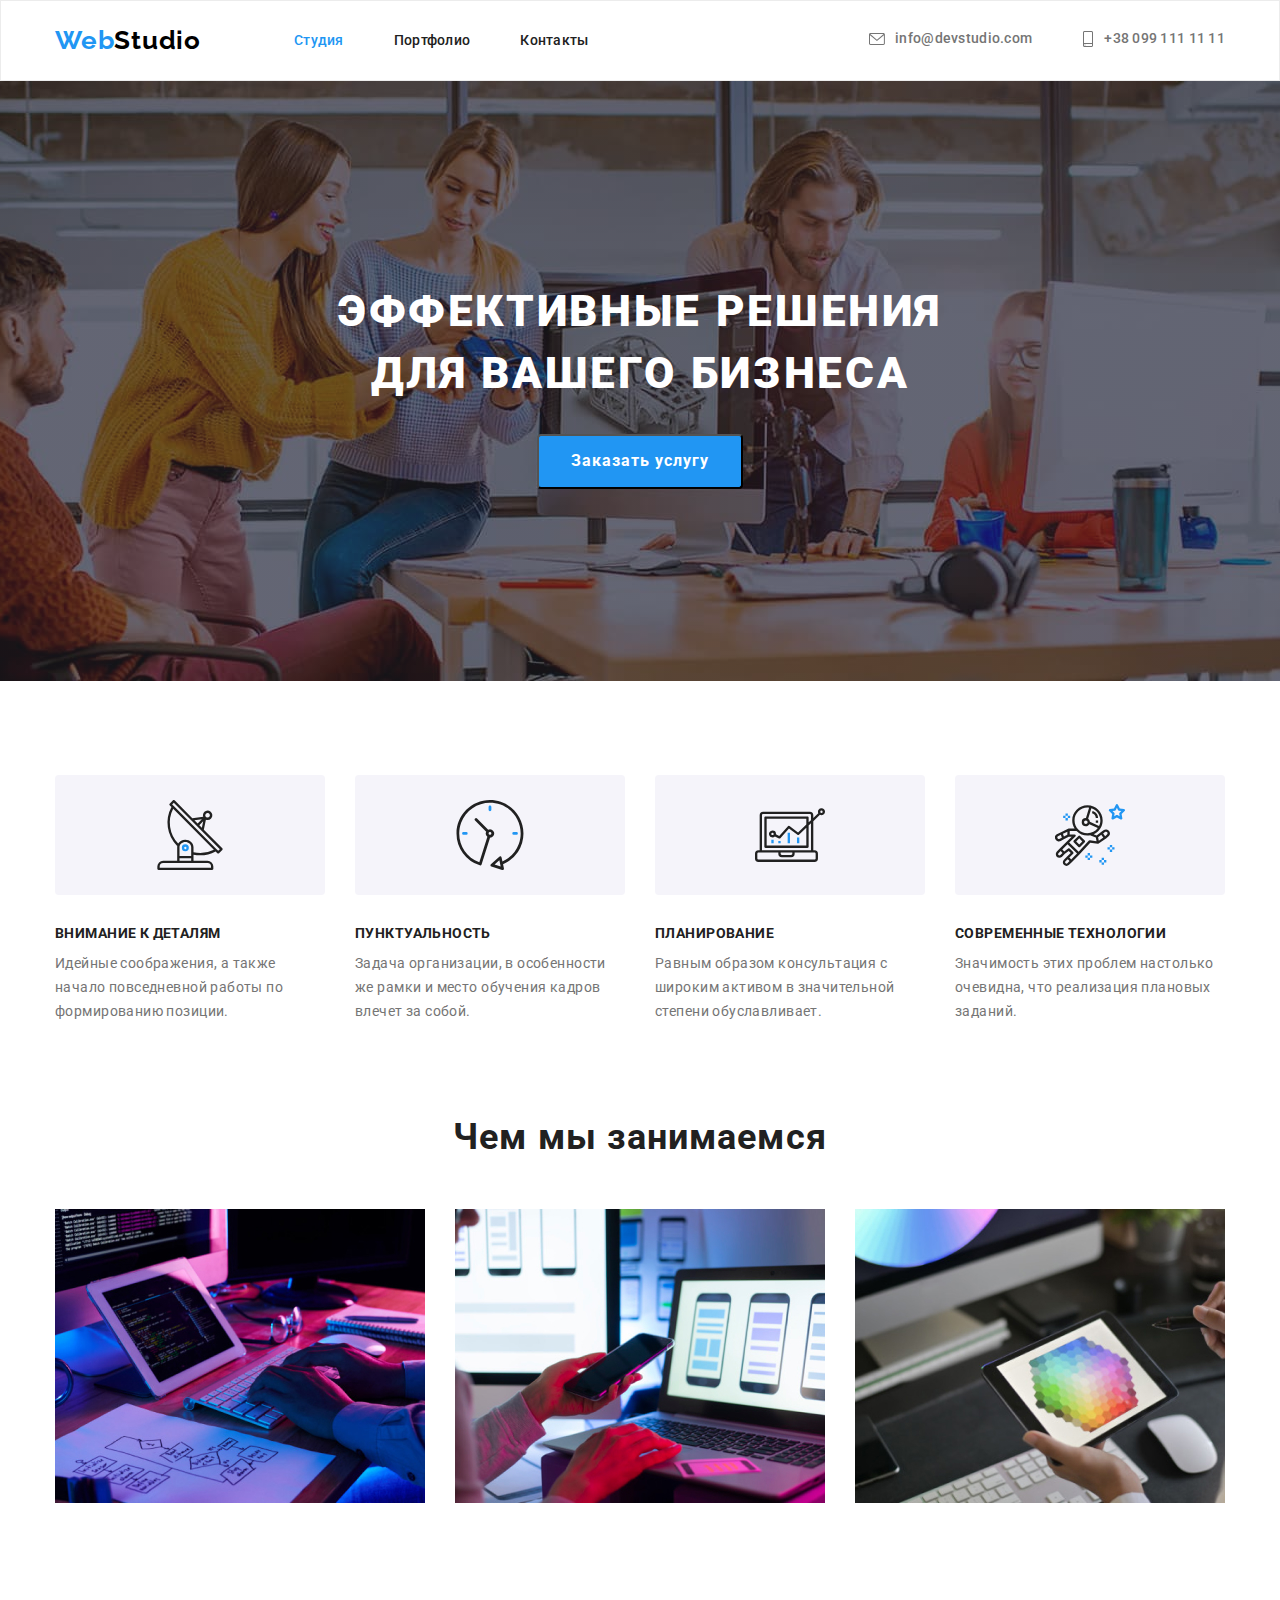
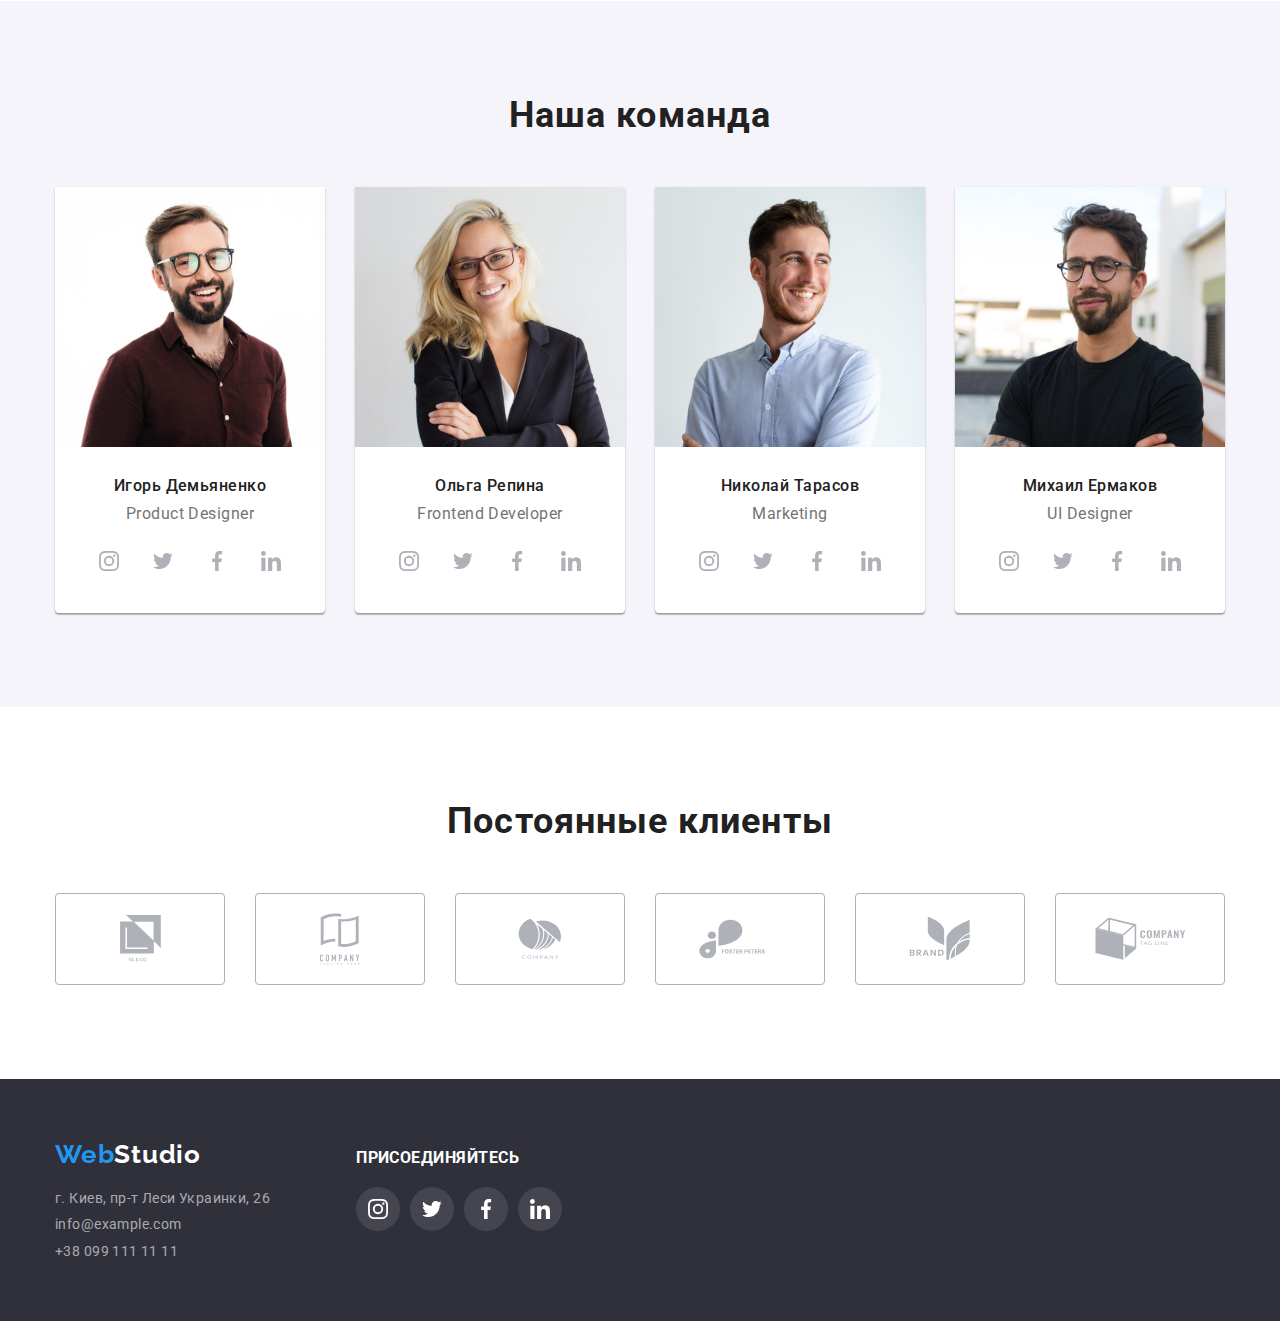
<file: index.html>
<!DOCTYPE html>
<html lang="ru">
<head>
    <meta charset="UTF-8">
    <meta http-equiv="X-UA-Compatible" content="IE=edge">
    <meta name="viewport" content="width=device-width, initial-scale=1.0">
    <title>web-studio</title>
    <link rel="stylesheet" href="./css/modern-normalize.css">
    <link href="https://fonts.googleapis.com/css2?family=Raleway:wght@700&family=Roboto:wght@400;500;700;900&display=swap" rel="stylesheet">
    <link rel="stylesheet" href="./css/styles.css">
</head>

<body>
    <header class="top-header">
        <div class="container top-navigation">
            <a class="studiologo" href="./index.html">
               <span class="web">Web</span>Studio</a>
            <nav>
                <ul class="navigation">
                    <li class="current">
                        <a href="./index.html">Студия</a>
                    </li>
                    
                    <li>
                        <a href="./portfolio.html">Портфолио</a>
    
                    </li>
                    <li>
                        <a href="">Контакты</a>
    
                    </li>
                </ul>
            </nav>
            
                <ul class="top-contact">
                    <li>
                        <a class="mail" href="mailto:info@example.com">
                            <svg class="top-contact-icon mail-icon"
                                        width="20"
                                        heigh="20">
                                            <use href="./img/symbol-defs.svg#icon-envelope">
                                            </use>
                                        </svg>
                            info@devstudio.com</a>
                    </li>
                    <li>
                        <a class="phone"  href="tel:+380991111111">
                            <svg class="top-contact-icon phone-icon"
                                        width="20"
                                        heigh="20">
                                            <use href="./img/symbol-defs.svg#icon-smartphone">
                                            </use>
                                        </svg>
                                        +38 099 111 11 11</a>
                    </li>
                </ul>
          
            </div>
    </header>
    <main>        
            <section class="baner">                    
                <h1 class="title">Эффективные решения <br> для вашего бизнеса</h1>
                <button class="zakaz" type="button">Заказать услугу</button>
            </section>             
        <section class="section-description">
            <div class="container">
                <ul class="description">
                    <li class="icon-antena">
                        <h3>
                            Внимание к деталям
                        </h3>
                        <p>
                            Идейные соображения, а также начало повседневной работы по формированию позиции.
                        </p>
                    </li>
                    <li class="icon-clock">
                        <!-- <div class="description-icon">
                            <svg class="button-icon">
                            <use href="./img/symbol-defs.svg#icon-antenna1"></use>
                        </svg>

                        </div> -->
                        <h3>
                            Пунктуальность
                        </h3>
                        <p>
                            Задача организации, в особенности же рамки и место обучения кадров влечет за собой.                        
                        </p>
                    </li>
                    <li class="icon-diagram">
                        <h3>
                            Планирование
                        </h3>
                        <p>
                            Равным образом консультация с широким активом в значительной степени обуславливает.                        
                        </p>
                    </li>
                    <li class="icon-astonaut">
                        <h3>
                            Современные технологии
                        </h3>
                        <p>
                            Значимость этих проблем настолько очевидна, что реализация плановых заданий.  
                        </p>
                    </li>
                </ul>
            </div>
        </section>     
        <section class="section">
          <div class="container">
                       <h2 class="zanytie">Чем мы занимаемся</h2>
            <ul class="zanytie-kartinki">
                <li>
                    <img src="img/img1.jpg" alt="создаем код">
                </li>
                <li>
                    <img src="img/img2.jpg" alt="подбираем дизайн">
                </li>
                <li>
                    <img src="img/img3.jpg" alt="создаем графику">
                </li>
            </ul>
          </div>
        </section>
        <section class="for-komanda section">
            <div class="container">
            <h2 class="komanda">
                Наша команда
            </h2>
                <ul class="team">
                    <li> 
                        <img src="img/photo1.jpg" alt="фото" width="270">
                        <div class="team-name">
                            <h3>Игорь Демьяненко</h3>
                            <p>Product Designer</p>
                            <ul class="social-team social-list">
                                <li class="social-item">
                                    <a href="" class="social-link">
                                        <svg class="social-icon"
                                        width="20"
                                        height="20">
                                            <use href="./img/symbol-defs.svg#icon-instagram">
                                            </use>
                                        </svg>
                                    </a>
                                </li>
                                <li class="social-item">
                                    <a href="" class="social-link">
                                        <svg class="social-icon"
                                        width="20"
                                        height="20"
                                        >
                                            <use href="./img/symbol-defs.svg#icon-twitter">
                                            </use>
                                        </svg>
                                    </a>
                                </li>
                                <li class="social-item">
                                    <a href="" class="social-link">
                                        <svg  class="social-icon"
                                        width="20"
                                        height="20"
                                        >
                                            <use href="./img/symbol-defs.svg#icon-facebook">
                                            </use>
                                        </svg>
                                    </a>
                                </li>
                                <li class="social-item">
                                    <a href="" class="social-link">
                                        <svg  class="social-icon"
                                        width="20"
                                        height="20"
                                        >
                                            <use href="./img/symbol-defs.svg#icon-linkedin">
                                            </use>
                                        </svg>
                                    </a>
                                </li>
                            </ul>
                        </div>
                    </li>
                    <li>
                        <img src="img/photo2.jpg" alt="фото" width="270">
                        <div class="team-name">
                            <h3>Ольга Репина</h3>
                            <p>Frontend Developer</p>
                            <ul class="social-team social-list">
                                <li class="social-item">
                                    <a href="" class="social-link">
                                        <svg class="social-icon"
                                        width="20"
                                        height="20">
                                            <use href="./img/symbol-defs.svg#icon-instagram">
                                            </use>
                                        </svg>
                                    </a>
                                </li>
                                <li class="social-item">
                                    <a href="" class="social-link">
                                        <svg class="social-icon"
                                        width="20"
                                        height="20"
                                        >
                                            <use href="./img/symbol-defs.svg#icon-twitter">
                                            </use>
                                        </svg>
                                    </a>
                                </li>
                                <li class="social-item">
                                    <a href="" class="social-link">
                                        <svg  class="social-icon"
                                        width="20"
                                        height="20"
                                        >
                                            <use href="./img/symbol-defs.svg#icon-facebook">
                                            </use>
                                        </svg>
                                    </a>
                                </li>
                                <li class="social-item">
                                    <a href="" class="social-link">
                                        <svg  class="social-icon"
                                        width="20"
                                        height="20"
                                        >
                                            <use href="./img/symbol-defs.svg#icon-linkedin">
                                            </use>
                                        </svg>
                                    </a>
                                </li>
                            </ul>
                        </div>
                    </li>
                    <li>
                        <img src="img/photo3.jpg" alt="фото" width="270">
                        <div class="team-name">
                            <h3>Николай Тарасов</h3>
                            <p>Marketing</p>
                            <ul class="social-team social-list">
                                <li class="social-item">
                                    <a href="" class="social-link">
                                        <svg class="social-icon"
                                        width="20"
                                        height="20">
                                            <use href="./img/symbol-defs.svg#icon-instagram">
                                            </use>
                                        </svg>
                                    </a>
                                </li>
                                <li class="social-item">
                                    <a href="" class="social-link">
                                        <svg class="social-icon"
                                        width="20"
                                        height="20"
                                        >
                                            <use href="./img/symbol-defs.svg#icon-twitter">
                                            </use>
                                        </svg>
                                    </a>
                                </li>
                                <li class="social-item">
                                    <a href="" class="social-link">
                                        <svg  class="social-icon"
                                        width="20"
                                        height="20"
                                        >
                                            <use href="./img/symbol-defs.svg#icon-facebook">
                                            </use>
                                        </svg>
                                    </a>
                                </li>
                                <li class="social-item">
                                    <a href="" class="social-link">
                                        <svg  class="social-icon"
                                        width="20"
                                        height="20"
                                        >
                                            <use href="./img/symbol-defs.svg#icon-linkedin">
                                            </use>
                                        </svg>
                                    </a>
                                </li>
                            </ul>
                        </div>
                    </li>
                    <li>
                        <img src="img/photo4.jpg" alt="фото" width="270">
                        <div class="team-name">
                            <h3>Михаил Ермаков</h3>
                            <p>UI Designer</p>
                            <ul class="social-team social-list">
                                <li class="social-item">
                                    <a href="" class="social-link">
                                        <svg class="social-icon"
                                        width="20"
                                        height="20">
                                            <use href="./img/symbol-defs.svg#icon-instagram">
                                            </use>
                                        </svg>
                                    </a>
                                </li>
                                <li class="social-item">
                                    <a href="" class="social-link">
                                        <svg class="social-icon"
                                        width="20"
                                        height="20"
                                        >
                                            <use href="./img/symbol-defs.svg#icon-twitter">
                                            </use>
                                        </svg>
                                    </a>
                                </li>
                                <li class="social-item">
                                    <a href="" class="social-link">
                                        <svg  class="social-icon"
                                        width="20"
                                        height="20"
                                        >
                                            <use href="./img/symbol-defs.svg#icon-facebook">
                                            </use>
                                        </svg>
                                    </a>
                                </li>
                                <li class="social-item">
                                    <a href="" class="social-link">
                                        <svg  class="social-icon"
                                        width="20"
                                        height="20"
                                        >
                                            <use href="./img/symbol-defs.svg#icon-linkedin">
                                            </use>
                                        </svg>
                                    </a>
                                </li>
                            </ul>
                        </div>
                    </li>
                </ul>
            </div>
        </section>
        <section class="section">
            <div class="container">
                <h2 class="clients">
                    Постоянные клиенты
                </h2>
                <ul class="clients-logo">
                    <li><a href="" class="button-client">
                        <svg class="button-icon"
                        width="41"
                        height="46.7">
                            <use href="./img/symbol-defs.svg#icon-logo1"></use>
                        </svg>
                    </a>
                    <li><a href="" class="button-client">
                        <svg class="button-icon"
                        width="40"
                        height="52">
                            <use href="./img/symbol-defs.svg#icon-logo2"></use>
                        </svg>
                    </a>
                    <li><a href="" class="button-client">
                        <svg class="button-icon"
                        width="43.5"
                        height="41.2">
                            <use href="./img/symbol-defs.svg#icon-logo3"></use>
                        </svg>
                    </a>
                    <li><a href="" class="button-client">
                        <svg class="button-icon"
                        width="84"
                        height="40">
                            <use href="./img/symbol-defs.svg#icon-logo4"></use>
                        </svg>
                    </a>
                    <li><a href="" class="button-client">
                        <svg class="button-icon"
                        width="62"
                        height="45">
                            <use href="./img/symbol-defs.svg#icon-logo5"></use>
                        </svg>
                    </a>
                    <li><a href="" class="button-client">
                        <svg class="button-icon"
                        width="93"
                        height="43">
                            <use href="./img/symbol-defs.svg#icon-logo6"></use>
                        </svg>
                    </a>
                </ul>
            </div>
        </section>
              
    </main>
    <footer class="footer-c">
        <div class="container footer-section">
            <div>
                <a class="studiologo-foot" href="./index.html">
                    <span class="web">Web</span>Studio</a>
                    <address class="contact-footer">
                        <ul class="adress">
                            <li>
                                <a href="https://goo.gl/maps/XTzRTvsHkbkcd92C7" target="_blank" rel="noreferrer noopener">г. Киев, пр-т Леси Украинки, 26</a>
                            </li>
                            <li>
                                <a href="mailto:info@example.com">info@example.com</a>
    
                            </li>
                            <li>
                                <a href="tel:+380991111111">+38 099 111 11 11</a>
                            </li>
    
                        </ul>
                    </address> 
            </div>
            
            <div class="footer-add-links">
                <h4 class="add-link">
                    присоединяйтесь
                </h4>
                <ul class="social-footer social-list">
                    <li class="social-item">
                        <a href="" class="social-link">
                            <svg class="social-icon"
                            width="20"
                            height="20">
                                <use href="./img/symbol-defs.svg#icon-instagram">
                                </use>
                            </svg>
                        </a>
                    </li>
                    <li class="social-item">
                        <a href="" class="social-link">
                            <svg class="social-icon"
                            width="20"
                            height="20"
                            >
                                <use href="./img/symbol-defs.svg#icon-twitter">
                                </use>
                            </svg>
                        </a>
                    </li>
                    <li class="social-item">
                        <a href="" class="social-link">
                            <svg  class="social-icon"
                            width="20"
                            height="20"
                            >
                                <use href="./img/symbol-defs.svg#icon-facebook">
                                </use>
                            </svg>
                        </a>
                    </li>
                    <li class="social-item">
                        <a href="" class="social-link">
                            <svg  class="social-icon"
                            width="20"
                            height="20"
                            >
                                <use href="./img/symbol-defs.svg#icon-linkedin">
                                </use>
                            </svg>
                        </a>
                    </li>
                </ul>
            </div>
        </div>        
     </footer>
</body>
</html>
</file>
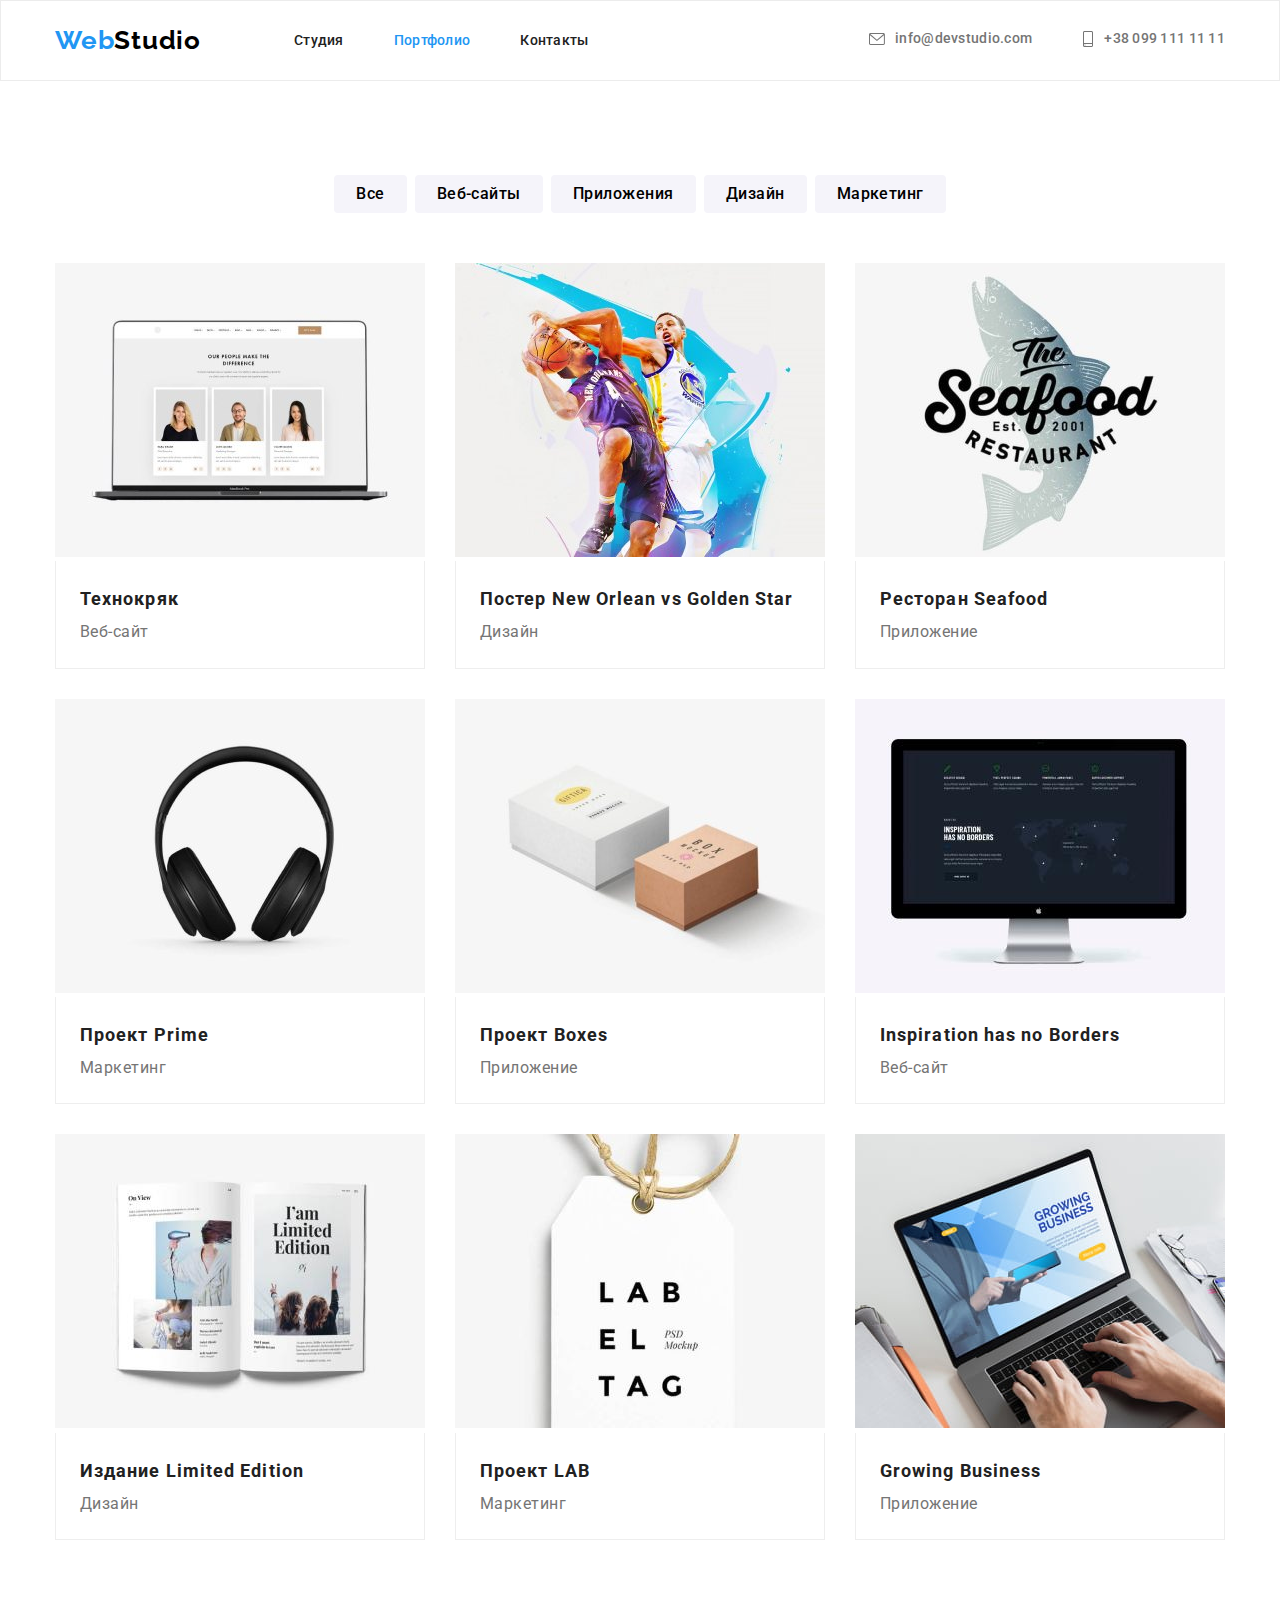
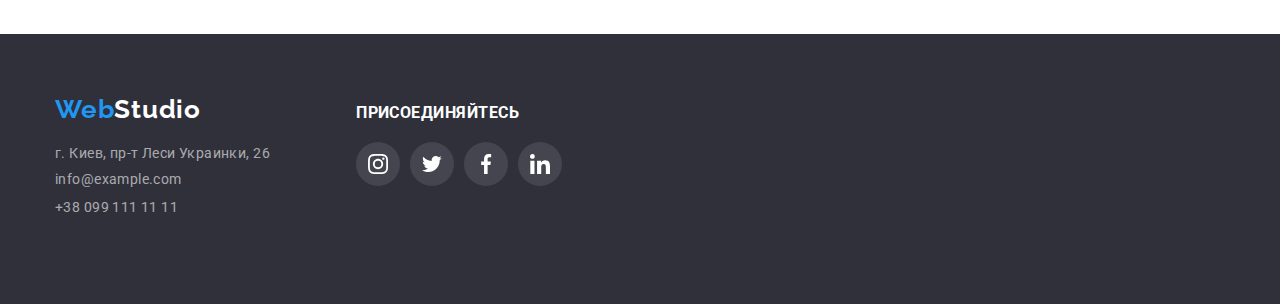
<file: portfolio.html>
<!DOCTYPE html>
<html lang="ru">
<head>
    <meta charset="UTF-8">
    <meta http-equiv="X-UA-Compatible" content="IE=edge">
    <meta name="viewport" content="width=device-width, initial-scale=1.0">
    <title>web-studio</title>
    <link rel="stylesheet" href="./css/modern-normalize.css">
    <link href="https://fonts.googleapis.com/css2?family=Raleway:wght@700&family=Roboto:wght@400;500;700;900&display=swap" rel="stylesheet">
    <link rel="stylesheet" href="./css/styles.css">
</head>
<body>
    <header class="top-header">
        <div class="container top-navigation">
            <a class="studiologo" href="./index.html">
               <span class="web">Web</span>Studio</a>
            <nav>
                <ul class="navigation">
                    <li>
                        <a href="./index.html">Студия</a>
                    </li>
                    
                    <li class="current">
                        <a href="./portfolio.html">Портфолио</a>
    
                    </li>
                    <li>
                        <a href="">Контакты</a>
    
                    </li>
                </ul>
            </nav>
            
            <ul class="top-contact">
                <li>
                    <a class="mail" href="mailto:info@example.com">
                        <svg class="top-contact-icon mail-icon"
                                    width="20"
                                    heigh="20">
                                        <use href="./img/symbol-defs.svg#icon-envelope">
                                        </use>
                                    </svg>
                        info@devstudio.com</a>
                </li>
                <li>
                    <a class="phone"  href="tel:+380991111111">
                        <svg class="top-contact-icon phone-icon"
                                    width="20"
                                    heigh="20">
                                        <use href="./img/symbol-defs.svg#icon-smartphone">
                                        </use>
                                    </svg>
                                    +38 099 111 11 11</a>
                </li>
            </ul>
          
            </div>
    </header>
    <main>
        <section class="section">
            
      <div class="container">  
        <ul class="menu-button-c">
            <li>
                <button  class="menu-button" type="button">Все</button>
            </li>
            <li>
                <button class="menu-button" type="button">Веб-сайты</button>
            </li>
            <li>
                <button class="menu-button" type="button">Приложения</button>
            </li>
            <li>
                <button class="menu-button" type="button">Дизайн</button>
            </li>
            <li>
                <button class="menu-button" type="button">Маркетинг</button>
            </li>
        </ul>      
            <ul class="menu-img">
                <li>
                    <a href="" class="menu-box">                                                                    
                    <img class="menu-image" src="./img/img1-technokryak.jpg" alt="фото" width="370">
                    <div class="menu-img-name">
                        <h3>Технокряк</h3>
                        <p>Веб-сайт</p>                    
                    </div>
                    </a>
                </li>
                <li> 
                    <a href="" class="menu-box">
                        <img src="./img/img2-poster.jpg" alt="фото" width="370">
                    <div class="menu-img-name">
                        <h3>Постер New Orlean vs Golden Star</h3>
                        <p>Дизайн</p>
                    </div>
                    </a>
                </li>
                <li>
                    <a href="" class="menu-box">                        
                    <img src="./img/img3-seafood.jpg" alt="фото" width="370">
                    <div class="menu-img-name">
                        <h3>Ресторан Seafood</h3>
                    <p>Приложение</p>
                    </div>
                    </a>
                </li>
                <li>
                    <a href="" class="menu-box">
                        <img src="./img/img4-prime.jpg" alt="фото" width="370">
                   <div class="menu-img-name">
                    <h3>Проект Prime</h3>
                    <p>Маркетинг</p>
                   </div>
                    </a>
                </li>
                <li>
                    <a href="" class="menu-box">
                        <img src="./img/img5-boxes.jpg" alt="фото" width="370">
                   <div class="menu-img-name">
                    <h3>Проект Boxes</h3>
                    <p>Приложение</p>
                   </div>
                    </a>
                </li>
                <li>
                    <a href="" class="menu-box">
                        
                    <img src="./img/img6-monitor.jpg" alt="фото" width="370">
                    <div class="menu-img-name">
                        <h3>Inspiration has no Borders</h3>
                    <p>Веб-сайт</p>
                    </div>
                    </a>
                </li>
                <li>
                    <a href="" class="menu-box">
                        <img src="./img/img7-book.jpg" alt="фото" width="370">
                    <div class="menu-img-name">
                        <h3>Издание Limited Edition</h3>
                    <p>Дизайн</p>
                    </div>
                    </a>
                </li>
                <li>
                    <a href="" class="menu-box">
                        <img src="./img/img8-label.jpg" alt="фото" width="370">
                    <div class="menu-img-name">
                        <h3>Проект LAB</h3>
                    <p>Маркетинг</p>
                    </div>
                    </a>
                </li>
                <li>
                    <a href="" class="menu-box">
                        <img src="./img/img9-nout.jpg" alt="фото" width="370">
                    <div class="menu-img-name">
                        <h3>Growing Business</h3>
                    <p>Приложение</p>
                    </div>
                    </a>
                </li>
            </ul>
      </div>
        </section>
    </main>
    <footer class="footer-c">
        <div class="container footer-section">
            <div>
                <a class="studiologo-foot" href="./index.html">
                    <span class="web">Web</span>Studio</a>
                    <address class="contact-footer">
                        <ul class="adress">
                            <li>
                                <a href="https://goo.gl/maps/XTzRTvsHkbkcd92C7" target="_blank" rel="noreferrer noopener">г. Киев, пр-т Леси Украинки, 26</a>
                            </li>
                            <li>
                                <a href="mailto:info@example.com">info@example.com</a>
    
                            </li>
                            <li>
                                <a href="tel:+380991111111">+38 099 111 11 11</a>
                            </li>
    
                        </ul>
                    </address> 
            </div>
            
            <div class="footer-add-links">
                <h4 class="add-link">
                    присоединяйтесь
                </h4>
                <ul class="social-footer social-list">
                    <li class="social-item">
                        <a href="" class="social-link">
                            <svg class="social-icon"
                            width="20"
                            heigh="20">
                                <use href="./img/symbol-defs.svg#icon-instagram">
                                </use>
                            </svg>
                        </a>
                    </li>
                    <li class="social-item">
                        <a href="" class="social-link">
                            <svg class="social-icon"
                            width="20"
                            heigh="20"
                            >
                                <use href="./img/symbol-defs.svg#icon-twitter">
                                </use>
                            </svg>
                        </a>
                    </li>
                    <li class="social-item">
                        <a href="" class="social-link">
                            <svg  class="social-icon"
                            width="20"
                            heigh="20"
                            >
                                <use href="./img/symbol-defs.svg#icon-facebook">
                                </use>
                            </svg>
                        </a>
                    </li>
                    <li class="social-item">
                        <a href="" class="social-link">
                            <svg  class="social-icon"
                            width="20"
                            heigh="20"
                            >
                                <use href="./img/symbol-defs.svg#icon-linkedin">
                                </use>
                            </svg>
                        </a>
                    </li>
                </ul>
            </div>
        </div>        
     </footer>
</body>
</html>
</file>
<file: css/styles.css>
body {
    
font-family: 'Roboto', sans-serif;
color: #212121;
}
* {
    margin: 0;
    padding: 0;
}
a {
    text-decoration: none;
}
a:active {
    color: #2196F3;
}
a:visited {    
color: #212121;
}
ul {
    list-style-type: none;
    margin-left: 0;
    padding-left: 0;
}
.container {
    width: 1200px;
    padding: 0px 15px 0px 15px;
    margin: 0 auto;
}
/* header */
.top-header {
    padding-top: 24px;
    padding-bottom: 24px;
    border: 1px solid #ECECEC;
}
.top-navigation {
    display: flex;
   align-items: center;
    }
.navigation, .top-contact {
    display: flex;
    margin-left: auto;
}
.navigation li:not(:last-child) {
    margin-right: 50px;
}

.top-contact li:not(:last-child) {
    margin-right: 50px;

}
.navigation a {
font-weight: 500;
font-size: 14px;
line-height: 1.2;
letter-spacing: 0.02em;
color: #212121;
}
.navigation a:focus, .navigation a:hover {
    color: #2196F3;
}
.current a {
    color: #2196F3; 
}
.studiologo {
margin-right: 93px;
font-family: Raleway;
font-weight: 700;
font-size: 26px;
line-height: 1.2;
letter-spacing: 0.03em;
color: #000000;
}

.web {
    color: #2196F3; 
}
.top-contact a {
font-weight: 500;
font-size: 14px;
line-height: 1.2;
letter-spacing: 0.02em;
color: #757575;
display: inline-flex;
align-items: center;
justify-content: center;
}
.top-contact-icon {
    margin-right: 10px;    
    background-size: contain;
    background-repeat: no-repeat;
    background-position: center;
    fill: currentColor;
}
.mail-icon {         
    width: 16px;
    height: 12px; 
}
.phone-icon {           
    width: 12px;
    height: 16px;     
}
.top-contact a:hover, .top-contact a:focus {
    color: #2196F3;
    fill: #2196F3;
}
/* index main */
.section {
    padding-top: 94px;
    padding-bottom: 94px;
}
.section-description {
    padding-top: 94px;
}
/* hero */
.baner {    
max-width: 1600px;
height: 600px;
margin: auto;
padding-top: 200px;
padding-bottom: 200px;
text-align: center;
background-color: #2F303A;
background-image: linear-gradient( to top, rgba(47, 48, 58, 0.4), rgba(47, 48, 58, 0.4) ),
url("../img/baner_bg.jpg");
background-position: center;
background-repeat: no-repeat;
background-size: cover;
}
.title {
font-weight: 900;
font-size: 44px;
line-height: 1.4;
width: 700px;
margin: 0 auto;
margin-bottom: 30px;
letter-spacing: 0.06em;
text-transform: uppercase;
text-align:center;
color: #FFFFFF;
}
.zakaz {
padding: 10px 32px 10px 32px;
background: #2196F3;
box-shadow: 0 cpx 4px 4px rgba(0, 0, 0, 0.15);
border-radius: 4px;
font-weight: 700;
font-size: 16px;
line-height: 1.9;
letter-spacing: 0.06em;
color: #FFFFFF;
cursor: pointer;
}
.zakaz:hover {
 background: #188CE8;

}
.description {
    display: flex;
}
.description li {
    width: 270px;
}
.description li:not(:last-child) {
    margin-right: 30px;
}
/* about us icons */
.description li::before {
    display: block;
    content: "";
    /* width: 270px; */
    height: 120px;
    margin-bottom: 30px;
    background-color: #F5F4FA;
    border-radius: 4px;
    background-size: 70px;
    background-repeat: no-repeat;
    background-position: center;
}
.icon-antena::before {    
    background-image: url("../img/antenna.svg");
}
.icon-clock::before {    
    background-image: url("../img/clock.svg");
}
.icon-diagram::before {    
    background-image: url("../img/diagram.svg");
}
.icon-astonaut::before {    
    background-image: url("../img/astronaut.svg");
}
.description h3 {
    font-weight: 700;
    font-size: 14px;
    line-height: 1.2;
    letter-spacing: 0.03em;
    text-transform: uppercase; 
    margin-bottom: 10px;
    }
.description p {
        font-size: 14px;
        line-height: 1.7;
        letter-spacing: 0.03em;    
        color: #757575;
}
.for-komanda {
    background-color: #F5F4FA;
}
.zanytie, .komanda, .clients {
    margin-bottom: 50px;
font-weight: 700;
font-size: 36px;
line-height: 1,2;
text-align: center;
letter-spacing: 0.03em;
}
.zanytie-kartinki {
    display: flex;
}
.zanytie-kartinki li:not(:last-child) {
    margin-right: 30px;
}
.team {
    display: flex;   
}
.team > li {
    width: 270px;
   background-color:#FFFFFF;
   text-align: center;
   box-shadow: 0px 1px 3px rgba(0, 0, 0, 0.12),
   0px 1px 1px rgba(0, 0, 0, 0.14), 
   0px 2px 1px rgba(0, 0, 0, 0.2);
   border-radius: 0px 0px 4px 4px;
}
.team > li:not(:last-child) {
    margin-right: 30px;
}

.team img {
    display: block;
}    
.team-name {
    padding-top: 30px;
    padding-bottom: 30px;
}
.team h3 {
font-weight: 500;
font-size: 16px;
line-height: 1,2;
letter-spacing: 0.03em;
margin-bottom: 10px;
}
.team p {
font-size: 16px;
line-height: 1,2;
letter-spacing: 0.03em;
color: #757575;
margin-bottom: 16px;
}
.social-list {
   display: inline-flex; 
}
.social-item {
    width: 44px;
    height: 44px;
}
.social-item:not(:last-child) {
    margin-right: 10px;
}
.social-link {
    width: 100%;
    height: 100%;
    display: flex;
    align-items: center;
    justify-content: center;
    border-radius: 50%;
}
.social-team .social-link {
    fill: #AFB1B8;
}
/* social links for footer */
.social-footer .social-link {
    fill: #ffffff;
    background-color: rgba(255, 255, 255, 0.1);
}
.social-link:hover,
.social-link:focus {
    background-color: #2196F3;
    fill: #ffffff;
}
/* clients logo */
.clients-logo {
    display: flex;
}
.clients-logo li {
    width: 170px;
    height: 92px;
}
.clients-logo li:not(:last-child) {
    margin-right: 30px;
}
.button-client {
    display: flex;
    align-items: center;
    justify-content: center;
    width: 100%;
    height: 100%;
    box-sizing: border-box;
    border: 1px solid #AFB1B8;
    border-radius: 4px;
    padding: 16px 32px;
    fill: #AFB1B8;
}
.button-client:hover,
.button-client:focus {
    fill: #2196F3;    
    border: 1px solid #2196F3;
}
.button-icon {
    background-size: contain;
}
/* portfolio */
.menu-button-c {
    display: flex;
    justify-content: center;
    margin-bottom: 50px;
}
.menu-button-c li:not(:last-child) {
    margin-right: 8px;
}
.menu-button {
padding-top: 6px;
padding-right: 22px;
padding-bottom: 6px;
padding-left: 22px;
background: #F5F4FA;
border: none;
border-radius: 4px;

font-weight: 500;
font-size: 16px;
line-height: 1.6;
text-align: center;
letter-spacing: 0.03em;
cursor: pointer;
}
.menu-button:hover,
.menu-button:focus {
    background: #2196F3;
    color: #ffffff;
    box-shadow: 0px 3px 1px rgba(0, 0, 0, 0.1), 0px 1px 2px rgba(0, 0, 0, 0.08), 0px 2px 2px rgba(0, 0, 0, 0.12);
    }
.menu-img {
    display: flex;
    flex-wrap: wrap;
    padding: 0;
    margin-top: -30px;
    margin-left: -30px;
}
.menu-img li {    
    flex-basis: calc(100% / 3 - 30px);
    /* width: 370px; */
    background-color:#FFFFFF;
    margin-top: 30px;
    margin-left: 30px;
}
.menu-box {
    display: block;
    max-width: 100%;
}
.menu-box:hover,
.menu-box:focus {
    box-shadow: 0px 1px 1px rgba(0, 0, 0, 0.12), 0px 4px 4px rgba(0, 0, 0, 0.06), 1px 4px 6px rgba(0, 0, 0, 0.16);
    color: inherit;
}
.menu-img-name {
    padding-top: 20px;
    padding-right: 24px;
    padding-bottom: 20px;
    padding-left: 24px;
    border-right: 1px solid #EEEEEE;
    border-bottom: 1px solid #EEEEEE;
    border-left: 1px solid #EEEEEE;
}
.menu-img h3 {
    font-weight: 700;
    font-size: 18px;
    line-height: 2;
    letter-spacing: 0.06em;
  
}
.menu-img p {
font-size: 16px;
line-height: 1.9;
letter-spacing: 0.03em;
color: #757575;
}
/* footer */
.footer-c {
padding-top: 60px;
padding-bottom: 60px;
background: #2F303A;
}
.footer-section {
    display: flex;
    align-items: baseline;
}
.studiologo-foot {
display: block;
font-family: Raleway;
font-weight: 700;
font-size: 26px;
line-height: 1.2;
letter-spacing: 0.03em;
margin-bottom: 20px;
color: #FFFFFF;
}
.studiologo-foot:visited {
    color: #FFFFFF;
}
.adress li:not(:last-child) {
    margin-bottom: 9px;
}
.contact-footer a {
    font-style: normal;
font-size: 14px;
letter-spacing: 0.03em;
color: rgba(255, 255, 255, 0.6);

}
.adress li:first-child {
    font-style: normal;
    font-size: 14px;
    letter-spacing: 0.03em;
    color: #FFFFFF;
}
.footer-add-links {    
display: block;
align-items: center;
    margin-left: 86px;  
}
.add-link {
    font-family: inherit;
    font-style: normal;
font-weight: 700;
line-height: 1.2;
letter-spacing: 0.03em;
text-transform: uppercase;
color: #FFFFFF;
margin-bottom: 20px;
}
</file>
